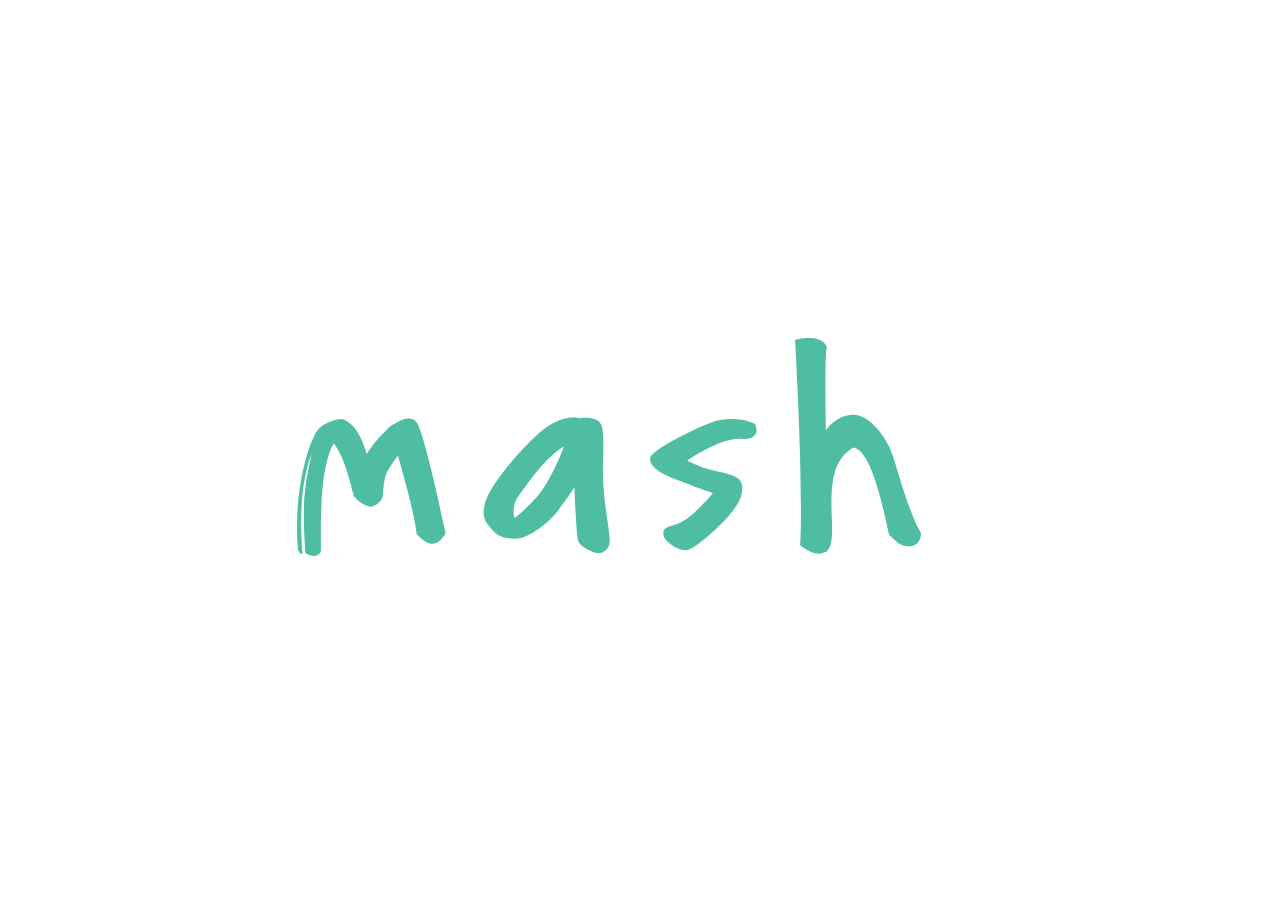
<file: index.html>
<!DOCTYPE html>
<html lang="en">

<head>
  <meta charset="UTF-8">
  <meta http-equiv="X-UA-Compatible" content="IE=edge">
  <meta name="viewport" content="width=device-width, initial-scale=1.0">
  <title>mash</title>
  <link rel="stylesheet" href="style.css">
  <script data-host="https://microanalytics.io" data-dnt="false" src="https://microanalytics.io/js/script.js"
  id="ZwSg9rf6GA" async defer></script>
</head>

<body class="home">
    <div class="root">
        <img class="home-logo" src="logo.svg"/>
    </div>
</body>

</html>
</file>
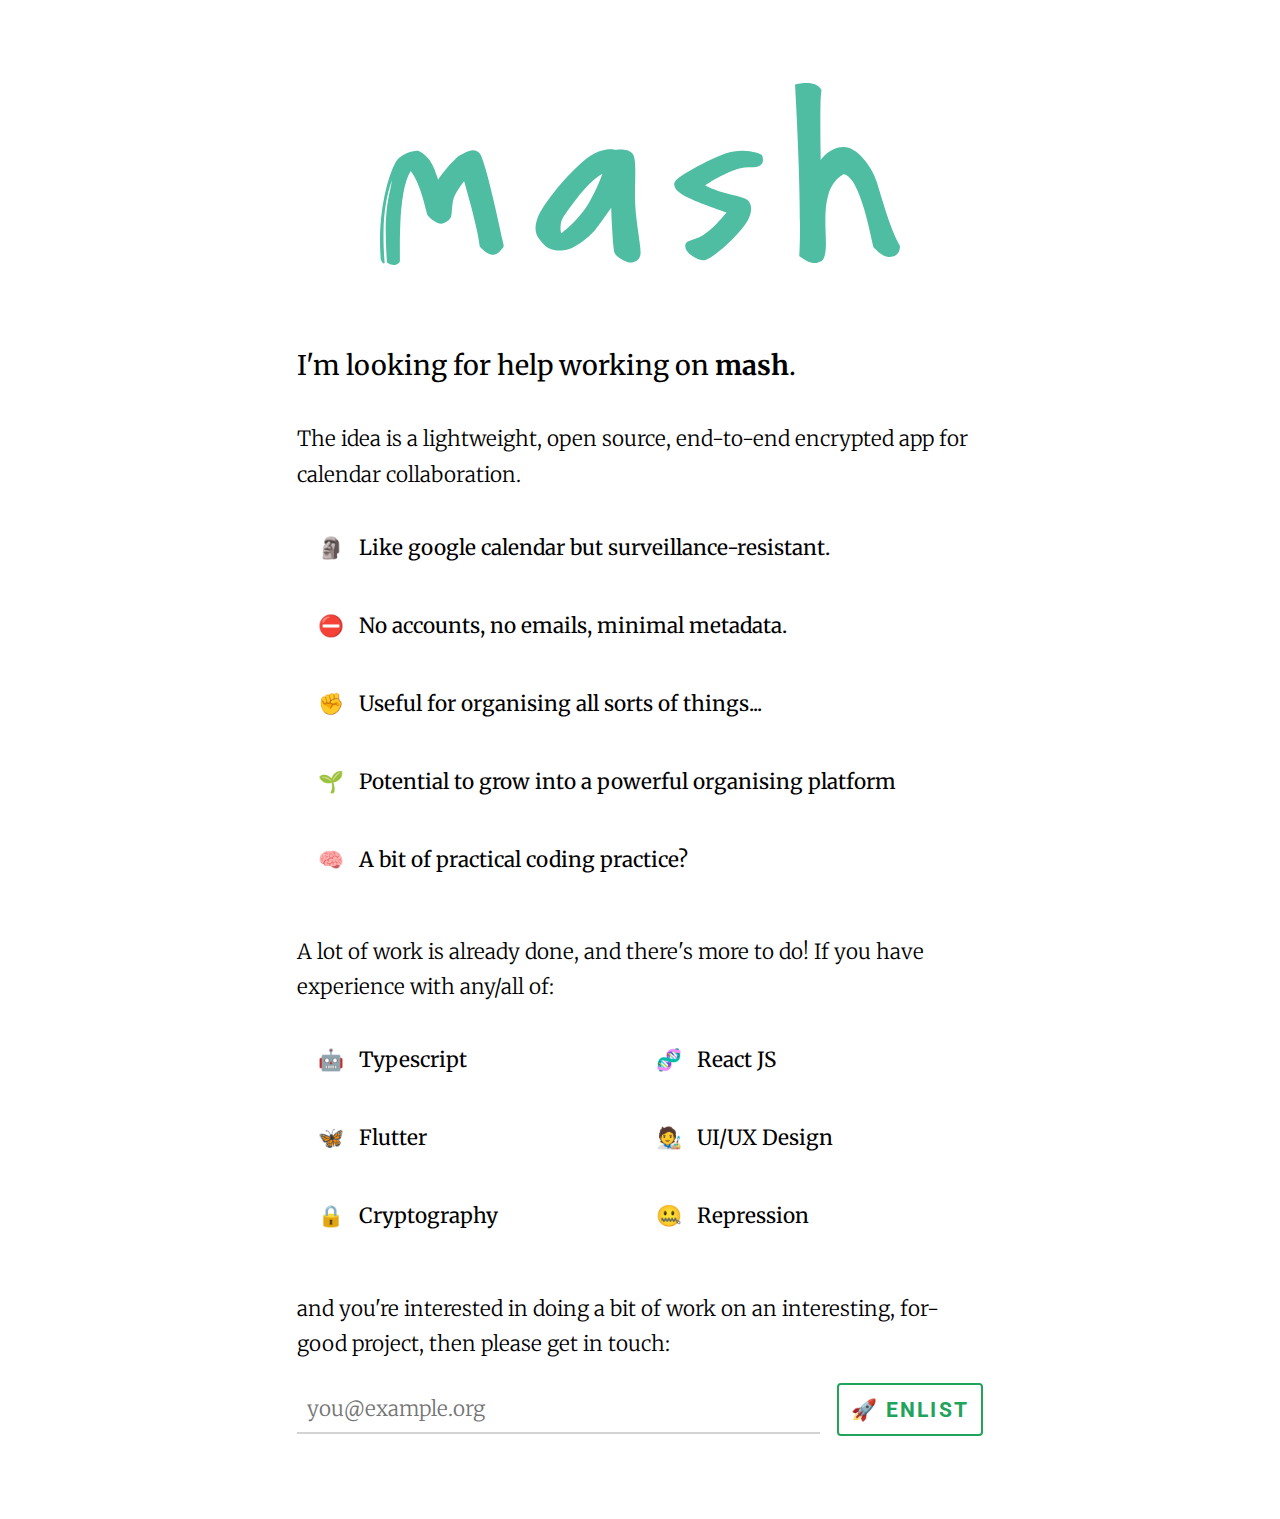
<file: help.html>
<!DOCTYPE html>
<html lang="en">

<head>
    <meta charset="UTF-8">
    <meta http-equiv="X-UA-Compatible" content="IE=edge">
    <meta name="viewport" content="width=device-width, initial-scale=1.0">
    <title>pls help - mash</title>

    <link rel="stylesheet" href="style.css">
    <script data-host="https://microanalytics.io" data-dnt="false" src="https://microanalytics.io/js/script.js"
        id="ZwSg9rf6GA" async defer></script>
</head>

<body>
    <div class="root">
        <img class="work-logo" src="logo.svg" />
        <header>I'm looking for help working on <strong>mash</strong>.</header>

        <p class="pad-bottom">
            The idea is a lightweight, open source,
            end&#x2011;to&#x2011;end encrypted app for calendar
            collaboration.
        </p>

        <ul class="features">
            <li data-icon="🗿">
                Like google calendar but surveillance-resistant.
            </li>
            <li data-icon="⛔">
                No accounts, no emails, minimal metadata.
            </li>
            <li data-icon="✊">
                Useful for organising all sorts of things...
            </li>
            <li data-icon="🌱">
                Potential to grow into a powerful organising platform
            </li>
            <li data-icon="🧠">
                A bit of practical coding practice?
            </li>
        </ul>
        <p class="pad-bottom">
            A lot of work is already done, and there's more to do! If you have experience with any/all of:
        </p>
        <ul class="skills">
            <li data-icon="🤖">
                Typescript
            </li>
            <li data-icon="🧬">
                React JS
            </li>
            <li data-icon="🦋">
                Flutter
            </li>
            <li data-icon="🧑‍🎨">
                UI/UX Design
            </li>
            <li data-icon="🔒">
                Cryptography
            </li>
            <li data-icon="🤐">
                Repression
            </li>
        </ul>
        <p>
            and you're interested in doing a bit of work on an interesting, for-good project, then please get in touch:
        </p>
        <form action="https://forms.un-static.com/forms/85403e4e54509ba4cad33e7532645fe51801ca8c" method="post"
            class="contact-form">
            <input id="email" name="email" type="email" placeholder="you@example.org" required />
            <button type="submit">🚀 ENLIST</button>
        </form>
    </div>

</body>

</html>
</file>
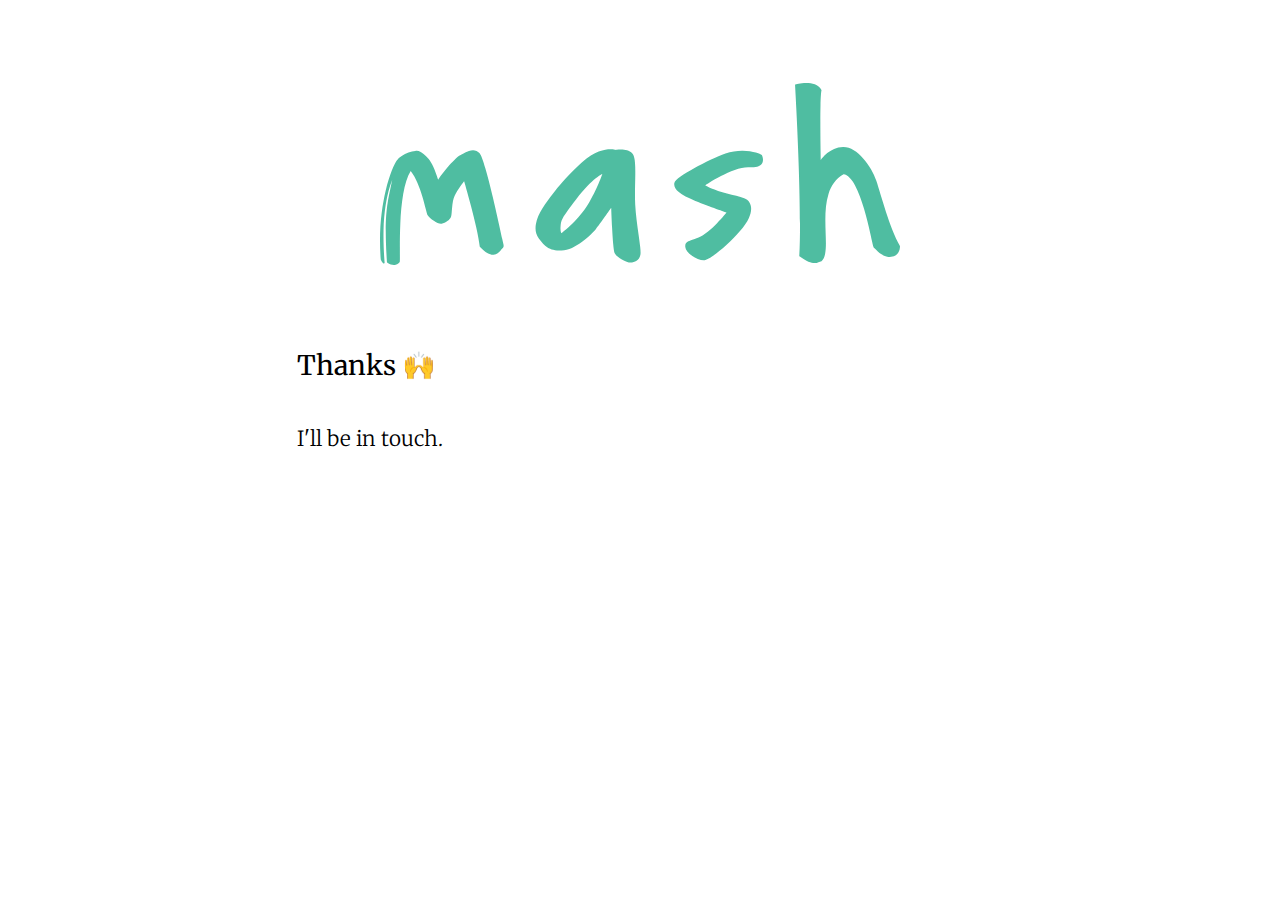
<file: thanks.html>
<!DOCTYPE html>
<html lang="en">

<head>
    <meta charset="UTF-8">
    <meta http-equiv="X-UA-Compatible" content="IE=edge">
    <meta name="viewport" content="width=device-width, initial-scale=1.0">
    <title>thanks - mash</title>

    <link rel="stylesheet" href="style.css">
    <script data-host="https://microanalytics.io" data-dnt="false" src="https://microanalytics.io/js/script.js"
        id="ZwSg9rf6GA" async defer></script>
</head>

<body>
    <div class="root">
        <img class="work-logo" src="logo.svg" />
        <header>Thanks 🙌</header>
        <p>
            I'll be in touch.
        </p>
    </div>

</body>

</html>
</file>
<file: style.css>
@import url('https://fonts.googleapis.com/css2?family=Merriweather:wght@300;400&display=swap');
@import url('https://fonts.googleapis.com/css2?family=Roboto:wght@700&display=swap');

html {
    width: 100%;
    height: 100%;

}

body {
    font-family: Merriweather;
    margin: 0;
    font-size: 1.3rem;
}

.home {
    display: grid;
    align-items: middle;
    height: 100%;
}

.root {
    margin: auto;
    width: 33em;
    font-weight: 300;
    padding: 4em 0;
}

.home-logo {
    width: 30em;
    margin: auto;
}

.work-logo {
    width: 25em;
    margin: auto;
    display: block;
    margin-bottom: 4em;
}

@media only screen and (max-width: 800px) {
    .root {
        width: 80vw;
        /* font-size: 1em; */
        font-size: 3.5vw;
        /* padding: 1em 0; */
    }
    .work-logo {
        width: 60vw;
    }
}

header {
    font-weight: 400;
    font-size: 1.3em;
    margin-bottom: 1.5em;
}

p {
    line-height: 1.7;
}

ul {
    font-weight: 400;
    margin: 2em 0 3em 0;
}

ul.features {
    padding-left: 3em;
    display: grid;
    gap: 2.5em;
    grid-template-columns: 1fr;
}

ul.skills {
    padding-left: 3em;
    display: grid;
    gap: 2.5em;
    grid-template-columns: 1fr 1fr;
}

li::marker {
    color: #dddddd;
    font-weight: bold;
    content: attr(data-icon) '   ';
}

.contact-form {
    display: grid;
    grid-template-columns: 1fr auto;
    gap: 0.8em;
    align-items: center;
}

input[type=email] {
    outline: none;
    border: none;
    font: inherit;
    padding: 0.5em;
    border-bottom: 2px solid lightgrey;
}

button {
    cursor: pointer;
    border: 2px solid #21a35b;
    color: #21a35b;
    background-color: white;
    outline: none;
    padding: 0.6em;
    font-family: Roboto;
    font-size: 1em;
    font-weight: 700;
    letter-spacing: .1em;
    border-radius: 4px;
    transition: transform 1s ease-in;
}

button:hover {
    border: 2px solid #27d173;
    color: #27d173;
}

@media only screen and (min-width: 800px) {
    button:hover {
        transform: scale(300%);
    }
}
</file>
